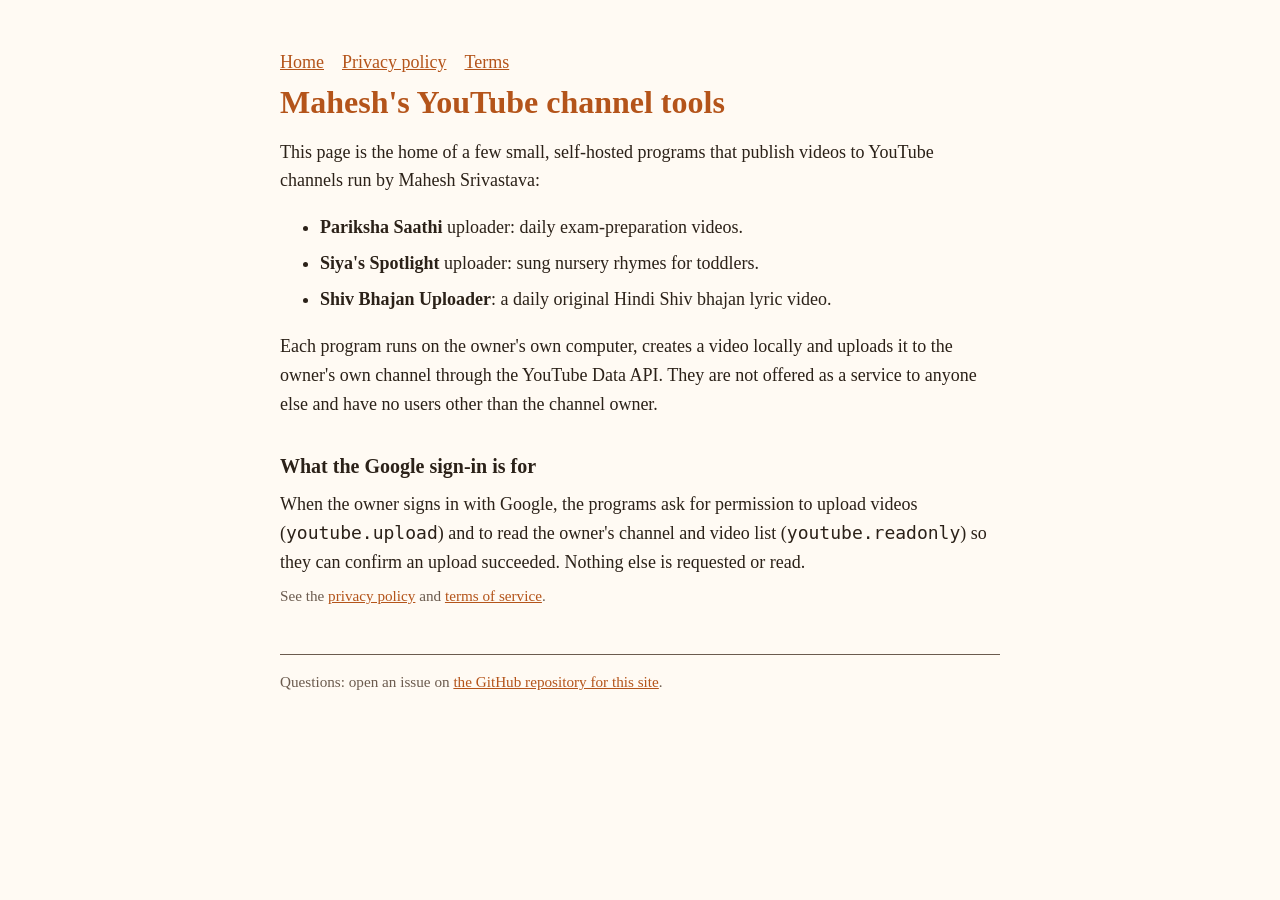
<file: index.html>
<!doctype html><html lang="en"><head><meta charset="utf-8"><meta name="viewport" content="width=device-width,initial-scale=1">
<title>Mahesh's YouTube channel tools</title><link rel="stylesheet" href="style.css"></head><body><main>
<nav><a href="/">Home</a><a href="/privacy.html">Privacy policy</a><a href="/terms.html">Terms</a></nav>
<h1>Mahesh's YouTube channel tools</h1>
<p>This page is the home of a few small, self-hosted programs that publish videos to YouTube channels run by Mahesh Srivastava:</p>
<ul>
<li><strong>Pariksha Saathi</strong> uploader: daily exam-preparation videos.</li>
<li><strong>Siya's Spotlight</strong> uploader: sung nursery rhymes for toddlers.</li>
<li><strong>Shiv Bhajan Uploader</strong>: a daily original Hindi Shiv bhajan lyric video.</li>
</ul>
<p>Each program runs on the owner's own computer, creates a video locally and uploads it to the owner's own channel through the YouTube Data API. They are not offered as a service to anyone else and have no users other than the channel owner.</p>
<h2>What the Google sign-in is for</h2>
<p>When the owner signs in with Google, the programs ask for permission to upload videos (<code>youtube.upload</code>) and to read the owner's channel and video list (<code>youtube.readonly</code>) so they can confirm an upload succeeded. Nothing else is requested or read.</p>
<p class="muted">See the <a href="/privacy.html">privacy policy</a> and <a href="/terms.html">terms of service</a>.</p>
<footer class="muted">Questions: open an issue on <a href="https://github.com/mahesh0223/mahesh0223.github.io">the GitHub repository for this site</a>.</footer>
</main></body></html>
</file>
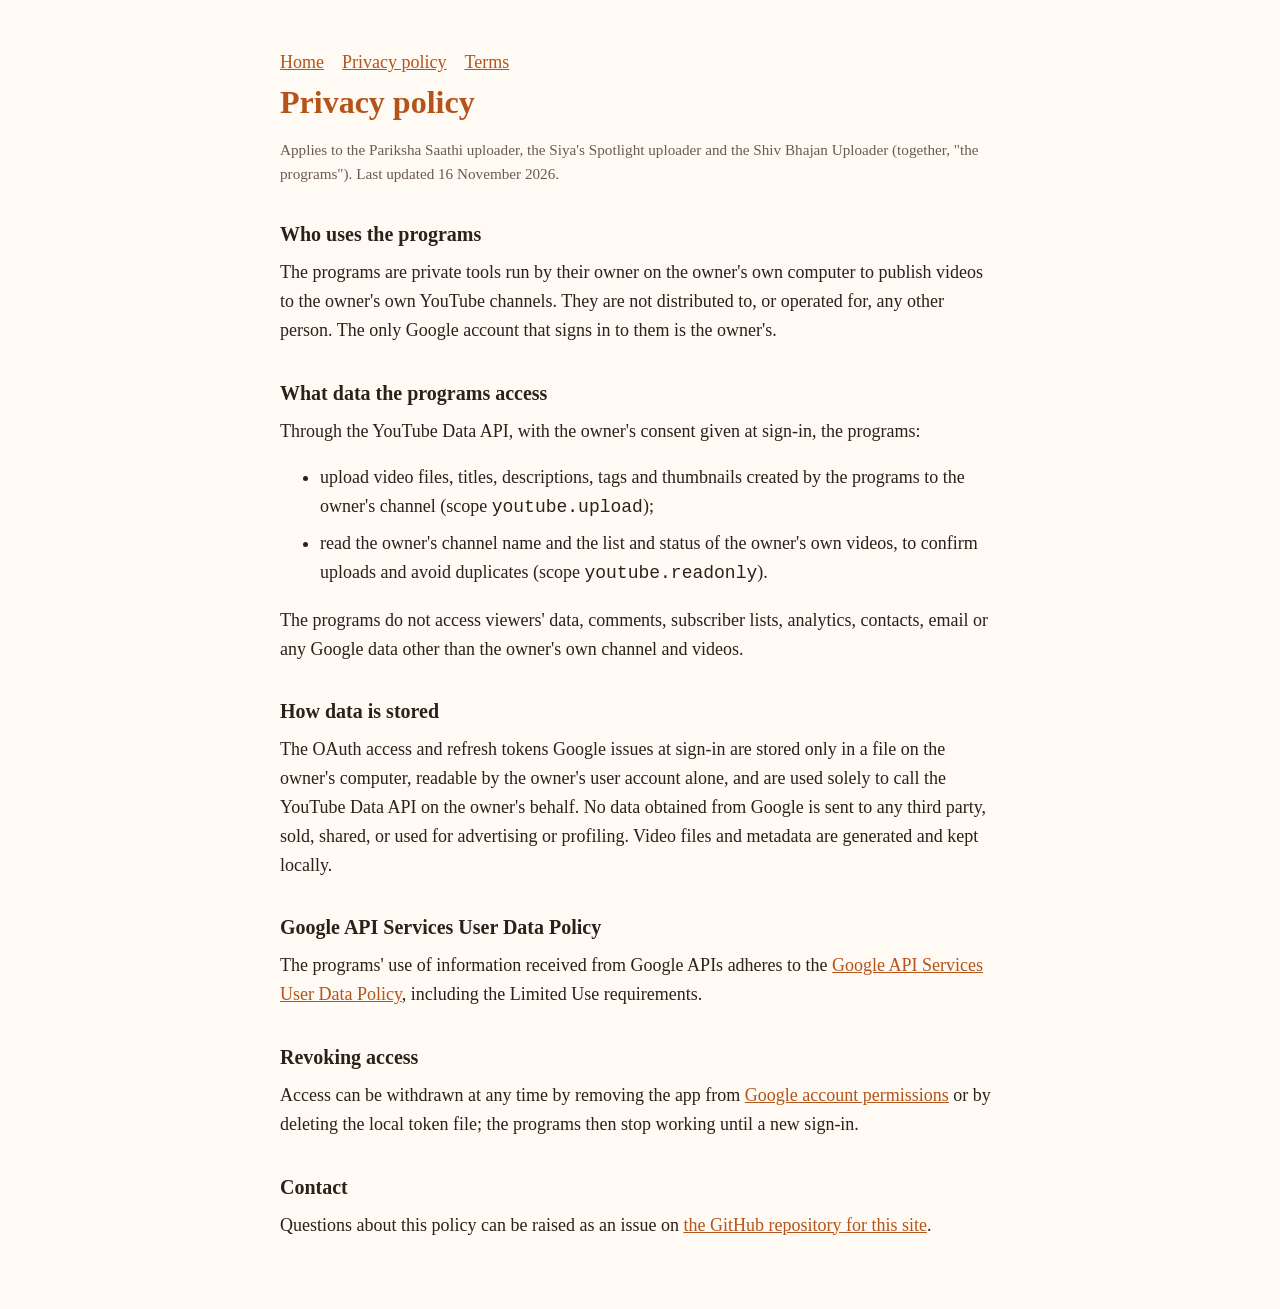
<file: privacy.html>
<!doctype html><html lang="en"><head><meta charset="utf-8"><meta name="viewport" content="width=device-width,initial-scale=1">
<title>Privacy policy</title><link rel="stylesheet" href="style.css"></head><body><main>
<nav><a href="/">Home</a><a href="/privacy.html">Privacy policy</a><a href="/terms.html">Terms</a></nav>
<h1>Privacy policy</h1>
<p class="muted">Applies to the Pariksha Saathi uploader, the Siya's Spotlight uploader and the Shiv Bhajan Uploader (together, "the programs"). Last updated 16 November 2026.</p>
<h2>Who uses the programs</h2>
<p>The programs are private tools run by their owner on the owner's own computer to publish videos to the owner's own YouTube channels. They are not distributed to, or operated for, any other person. The only Google account that signs in to them is the owner's.</p>
<h2>What data the programs access</h2>
<p>Through the YouTube Data API, with the owner's consent given at sign-in, the programs:</p>
<ul>
<li>upload video files, titles, descriptions, tags and thumbnails created by the programs to the owner's channel (scope <code>youtube.upload</code>);</li>
<li>read the owner's channel name and the list and status of the owner's own videos, to confirm uploads and avoid duplicates (scope <code>youtube.readonly</code>).</li>
</ul>
<p>The programs do not access viewers' data, comments, subscriber lists, analytics, contacts, email or any Google data other than the owner's own channel and videos.</p>
<h2>How data is stored</h2>
<p>The OAuth access and refresh tokens Google issues at sign-in are stored only in a file on the owner's computer, readable by the owner's user account alone, and are used solely to call the YouTube Data API on the owner's behalf. No data obtained from Google is sent to any third party, sold, shared, or used for advertising or profiling. Video files and metadata are generated and kept locally.</p>
<h2>Google API Services User Data Policy</h2>
<p>The programs' use of information received from Google APIs adheres to the <a href="https://developers.google.com/terms/api-services-user-data-policy">Google API Services User Data Policy</a>, including the Limited Use requirements.</p>
<h2>Revoking access</h2>
<p>Access can be withdrawn at any time by removing the app from <a href="https://myaccount.google.com/permissions">Google account permissions</a> or by deleting the local token file; the programs then stop working until a new sign-in.</p>
<h2>Contact</h2>
<p>Questions about this policy can be raised as an issue on <a href="https://github.com/mahesh0223/mahesh0223.github.io">the GitHub repository for this site</a>.</p>
</main></body></html>
</file>
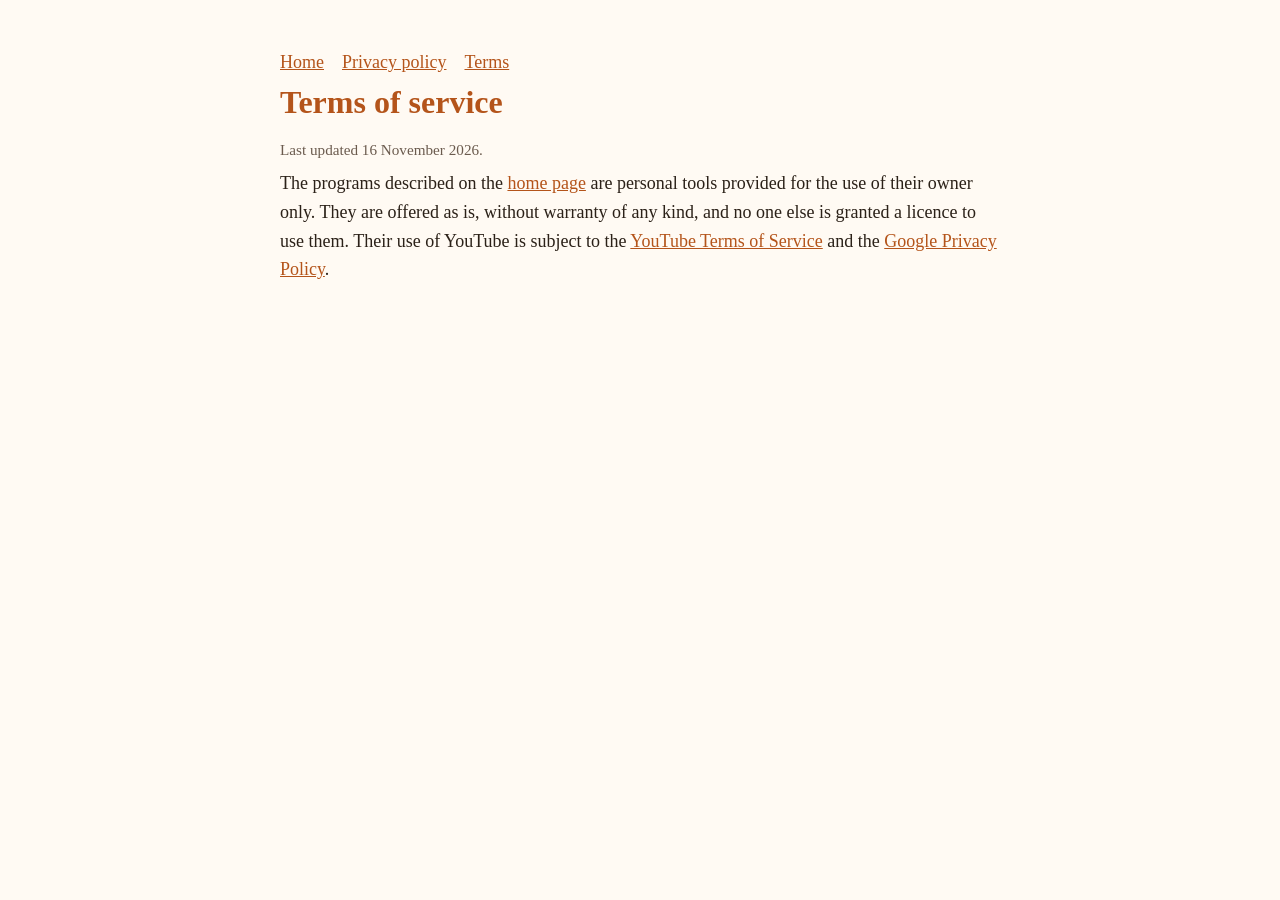
<file: terms.html>
<!doctype html><html lang="en"><head><meta charset="utf-8"><meta name="viewport" content="width=device-width,initial-scale=1">
<title>Terms of service</title><link rel="stylesheet" href="style.css"></head><body><main>
<nav><a href="/">Home</a><a href="/privacy.html">Privacy policy</a><a href="/terms.html">Terms</a></nav>
<h1>Terms of service</h1>
<p class="muted">Last updated 16 November 2026.</p>
<p>The programs described on the <a href="/">home page</a> are personal tools provided for the use of their owner only. They are offered as is, without warranty of any kind, and no one else is granted a licence to use them. Their use of YouTube is subject to the <a href="https://www.youtube.com/t/terms">YouTube Terms of Service</a> and the <a href="https://policies.google.com/privacy">Google Privacy Policy</a>.</p>
</main></body></html>
</file>
<file: style.css>
:root{--bg:#fffaf3;--ink:#2b2118;--accent:#b4541a;--muted:#6b5b4e}
@media (prefers-color-scheme:dark){:root{--bg:#1a1410;--ink:#f3e9dc;--accent:#f0a860;--muted:#b9a897}}
body{margin:0;background:var(--bg);color:var(--ink);font:18px/1.6 Georgia,"Times New Roman",serif}
main{max-width:720px;margin:0 auto;padding:48px 16px 64px}
h1{font-size:2rem;margin:0 0 .3em;color:var(--accent)}h2{font-size:1.25rem;margin:1.6em 0 .4em}
p,li{margin:.4em 0}.muted{color:var(--muted);font-size:.95rem}a{color:var(--accent)}
nav a{margin-right:1em}footer{margin-top:3em;border-top:1px solid var(--muted);padding-top:1em}
</file>
